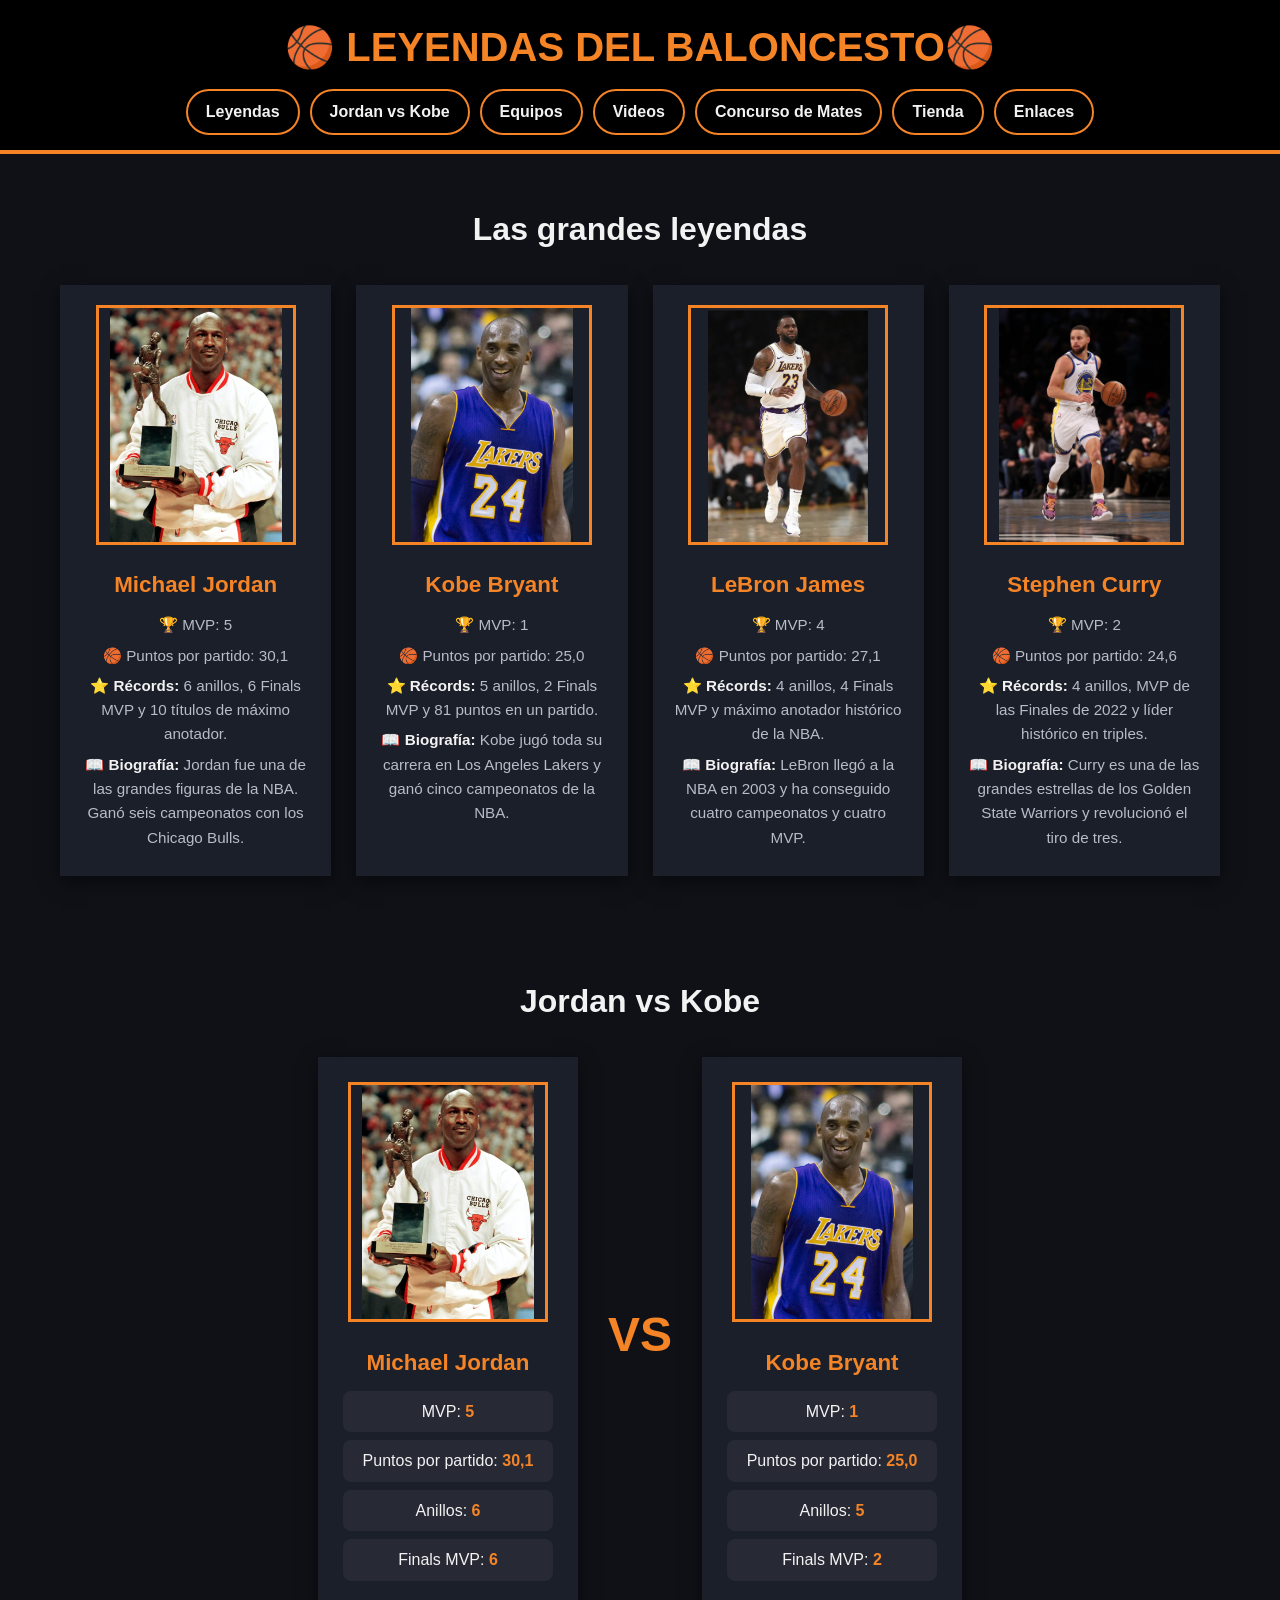
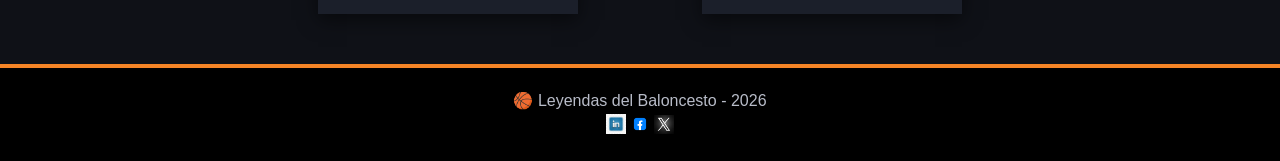
<file: index.html>
<!DOCTYPE html>
<html lang="es">
<head>
    <meta charset="UTF-8">
    <meta name="viewport" content="width=device-width, initial-scale=1.0">
    <title>👑Court Legends🏀</title>
    <meta name="description" content="La mejor descripcion de las leyendas del baloncesto">
    <!--Favicon package generated by Favicon.im Generator-->
    <link rel="icon" type="image/x-icon" href="favicon.ico">
    <link rel="icon" type="image/png" sizes="16x16" href="favicon-16x16.png">
    <link rel="icon" type="image/png" sizes="32x32" href="favicon-32x32.png">
    <link rel="apple-touch-icon"  sizes="180x180" href="apple-touch-icon.png">
    <link rel="icon" type="image/png" sizes="192x192" href="android-chrome-192x192.png">
    <link rel="icon" type="image/png" sizes="512x512" href="android-chrome-512x512.png">
    <link rel="stylesheet" href="estilos.css">
    <meta name="theme-color" content="#ffffff">
    <meta name="subjet" content="jugadores">
    <meta name="author" content="javier Gordillo">
    <meta name="keywords" content="Leyendas del baloncesto">
    <meta name="robots" content="index,follow">
    <link rel="canonical" href="https://javiergordilloo.github.io/">

</head>
<body>
    
<header>
    <h1>🏀 Leyendas del Baloncesto🏀</h1>
    <nav>
        <a href="#leyendas">Leyendas</a>
        <a href="#comparacion">Jordan vs Kobe</a>
        <a href="Equipos.html">Equipos</a>
        <a href="Videos.html">Videos</a>
        <a href="Mejores Mates.html">Concurso de Mates</a>
        <a href="tienda.html">Tienda</a>
        <a href="Enlaces.html">Enlaces</a>
    </nav>
</header>

<section id="leyendas">
    <h2>Las grandes leyendas</h2>

    <div class="jugadores">

        <article>
            <img src="Imagenes/Jordan.jpg" alt="Michael Jordan" width="200">
            <h3>Michael Jordan</h3>
            <p>🏆 MVP: 5</p>
            <p>🏀 Puntos por partido: 30,1</p>
            <p><b>⭐ Récords:</b> 6 anillos, 6 Finals MVP y 10 títulos de máximo anotador.</p>
            <p><b>📖 Biografía:</b> Jordan fue una de las grandes figuras de la NBA. Ganó seis campeonatos con los Chicago Bulls.</p>
        </article>

        <article>
            <img src="Imagenes/Kobe_Bryant_2015.jpg" alt="Kobe Bryant" width="200">
            <h3>Kobe Bryant</h3>
            <p>🏆 MVP: 1</p>
            <p>🏀 Puntos por partido: 25,0</p>
            <p><b>⭐ Récords:</b> 5 anillos, 2 Finals MVP y 81 puntos en un partido.</p>
            <p><b>📖 Biografía:</b> Kobe jugó toda su carrera en Los Angeles Lakers y ganó cinco campeonatos de la NBA.</p>
        </article>

        <article>
            <img src="Imagenes/Lebron James.jpg" alt="LeBron James" width="200">
            <h3>LeBron James</h3>
            <p>🏆 MVP: 4</p>
            <p>🏀 Puntos por partido: 27,1</p>
            <p><b>⭐ Récords:</b> 4 anillos, 4 Finals MVP y máximo anotador histórico de la NBA.</p>
            <p><b>📖 Biografía:</b> LeBron llegó a la NBA en 2003 y ha conseguido cuatro campeonatos y cuatro MVP.</p>
        </article>

        <article>
            <img src="Imagenes/Curry_s_bio_997380.jpg" alt="Stephen Curry" width="200">
            <h3>Stephen Curry</h3>
            <p>🏆 MVP: 2</p>
            <p>🏀 Puntos por partido: 24,6</p>
            <p><b>⭐ Récords:</b> 4 anillos, MVP de las Finales de 2022 y líder histórico en triples.</p>
            <p><b>📖 Biografía:</b> Curry es una de las grandes estrellas de los Golden State Warriors y revolucionó el tiro de tres.</p>
        </article>

    </div>
</section>

<section id="comparacion">
    <h2>Jordan vs Kobe</h2>

    <div class="comparacion">

        <div>
            <img src="Imagenes/Jordan.jpg" alt="Jordan" width="200">
            <h3>Michael Jordan</h3>
            <p>MVP: <b>5</b></p>
            <p>Puntos por partido: <b>30,1</b></p>
            <p>Anillos: <b>6</b></p>
            <p>Finals MVP: <b>6</b></p>
        </div>

        <h2>VS</h2>

        <div>
            <img src="Imagenes/Kobe_Bryant_2015.jpg" alt="Kobe" width="200">
            <h3>Kobe Bryant</h3>
            <p>MVP: <b>1</b></p>
            <p>Puntos por partido: <b>25,0</b></p>
            <p>Anillos: <b>5</b></p>
            <p>Finals MVP: <b>2</b></p>
        </div>

    </div>
</section>
<footer>
    <p>🏀 Leyendas del Baloncesto - 2026</p>
     <a href="https://www.linkedin.com/sharing/share-offsite/?url=https://javiergordilloo.github.io"><img src="Imagenes/linkeding logo.webp" width="20"></a>
     <a href="https://www.facebook.com/dialog/share?display=popup&app_id=94039431626&href=https://javiergordilloo.github.io"><img src="Imagenes/Logo Facebook.png" alt="Comparte en facebook" title="Comparte este contenido en Facebok" width="20"></a> 
     <a href="https://x.com/intent/post?url=https://javiergordilloo.github.io"><img src="Imagenes/Logo X.jpg" alt="Comparte en X" title="Comparte este contenido en X" width="20"> </a>
</footer>
</body>
</html>
</file>
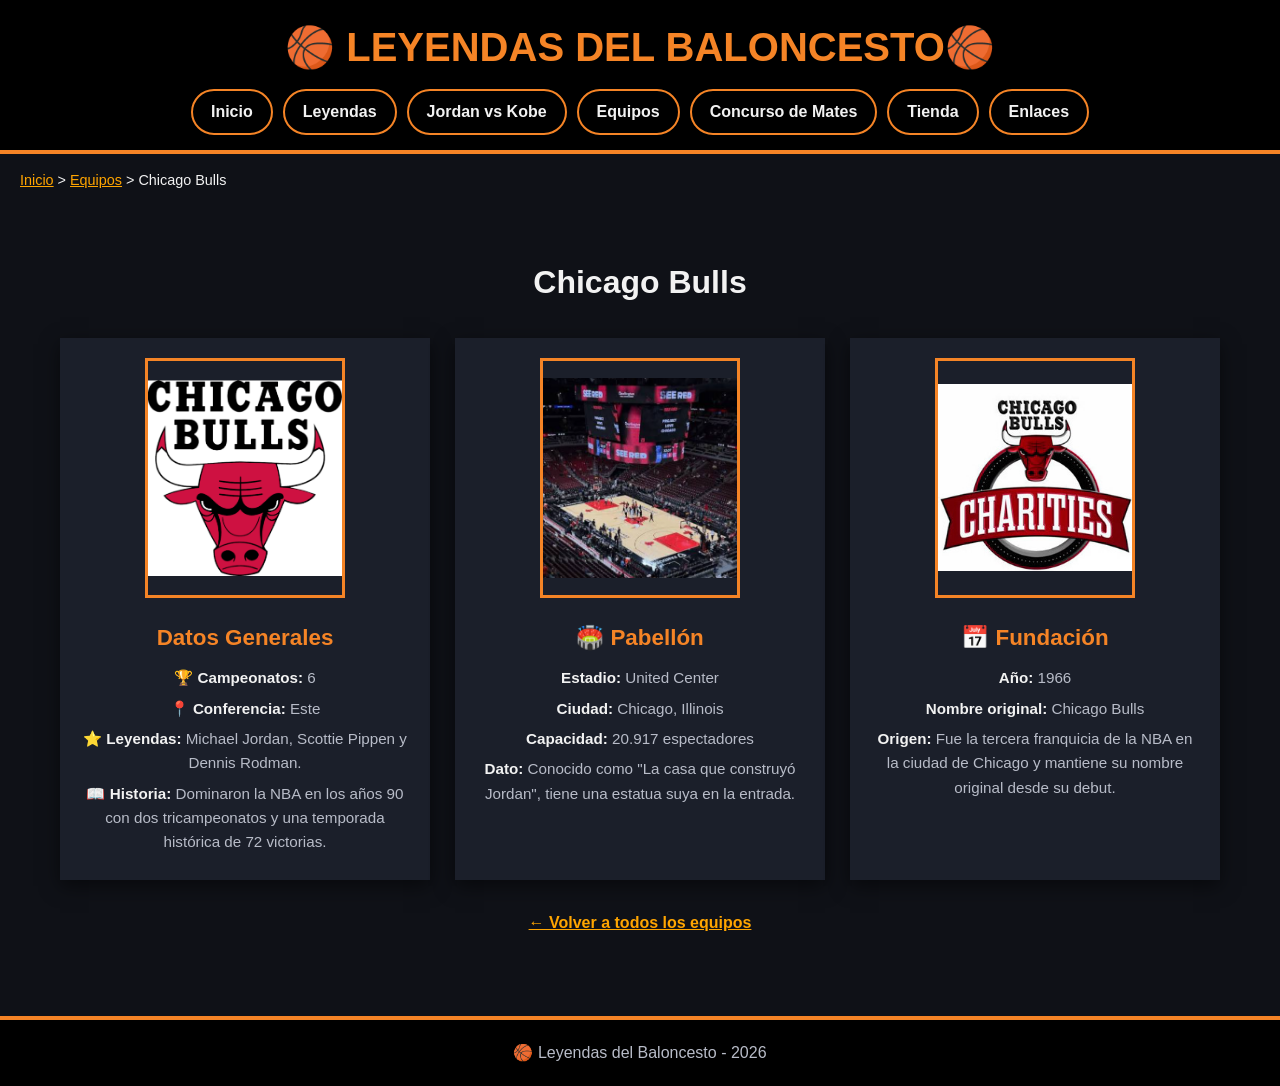
<file: bulls.html>
<!DOCTYPE html>
<html lang="es">
<head>
    <meta charset="UTF-8">
    <meta name="viewport" content="width=device-width, initial-scale=1.0">
    <title>Chicago Bulls - 👑Court Legends🏀</title>
    <link rel="icon" type="image/x-icon" href="favicon.ico">
    <link rel="stylesheet" href="estilos.css">
</head>
<body>

<header>
    <h1>🏀 Leyendas del Baloncesto🏀</h1>
    <nav>
        <a href="index.html">Inicio</a>
        <a href="index.html#leyendas">Leyendas</a>
        <a href="index.html#comparacion">Jordan vs Kobe</a>
        <a href="Equipos.html">Equipos</a>
        <a href="Mejores Mates.html">Concurso de Mates</a>
        <a href="tienda.html">Tienda</a>
        <a href="Enlaces.html">Enlaces</a>
    </nav>
</header>

<div aria-label="Breadcrumb" style="padding: 15px 20px; font-size: 0.9rem;">
    <a href="index.html" style="color: orange;">Inicio</a> &gt; 
    <a href="Equipos.html" style="color: orange;">Equipos</a> &gt; 
    <span>Chicago Bulls</span>
</div>

<section id="detalle-equipo">
    <h2>Chicago Bulls</h2>

    <div class="jugadores">
        
        <article>
            <img src="Chicago Bulls.png" alt="Chicago Bulls" width="150">
            <h3>Datos Generales</h3>
            <p>🏆 <b>Campeonatos:</b> 6</p>
            <p>📍 <b>Conferencia:</b> Este</p>
            <p>⭐ <b>Leyendas:</b> Michael Jordan, Scottie Pippen y Dennis Rodman.</p>
            <p>📖 <b>Historia:</b> Dominaron la NBA en los años 90 con dos tricampeonatos y una temporada histórica de 72 victorias.</p>
        </article>

        
        <article>
            <img src="Pabellón Bulls.png" alt="United Center" width="200">
            <h3>🏟️ Pabellón</h3>
            <p><b>Estadio:</b> United Center</p>
            <p><b>Ciudad:</b> Chicago, Illinois</p>
            <p><b>Capacidad:</b> 20.917 espectadores</p>
            <p><b>Dato:</b> Conocido como "La casa que construyó Jordan", tiene una estatua suya en la entrada.</p>
        </article>

        
        <article>
            <img src="Logo fundacion bulls.png" alt="Chicago Bulls 1966" width="150">
            <h3>📅 Fundación</h3>
            <p><b>Año:</b> 1966</p>
            <p><b>Nombre original:</b> Chicago Bulls</p>
            <p><b>Origen:</b> Fue la tercera franquicia de la NBA en la ciudad de Chicago y mantiene su nombre original desde su debut.</p>
        </article>
    </div>

    <div style="text-align: center; margin: 30px 0;">
        <a href="Equipos.html" style="color: orange; font-weight: bold;">← Volver a todos los equipos</a>
    </div>
</section>

<footer>
    <p>🏀 Leyendas del Baloncesto - 2026</p>
</footer>

</body>
</html>
</file>
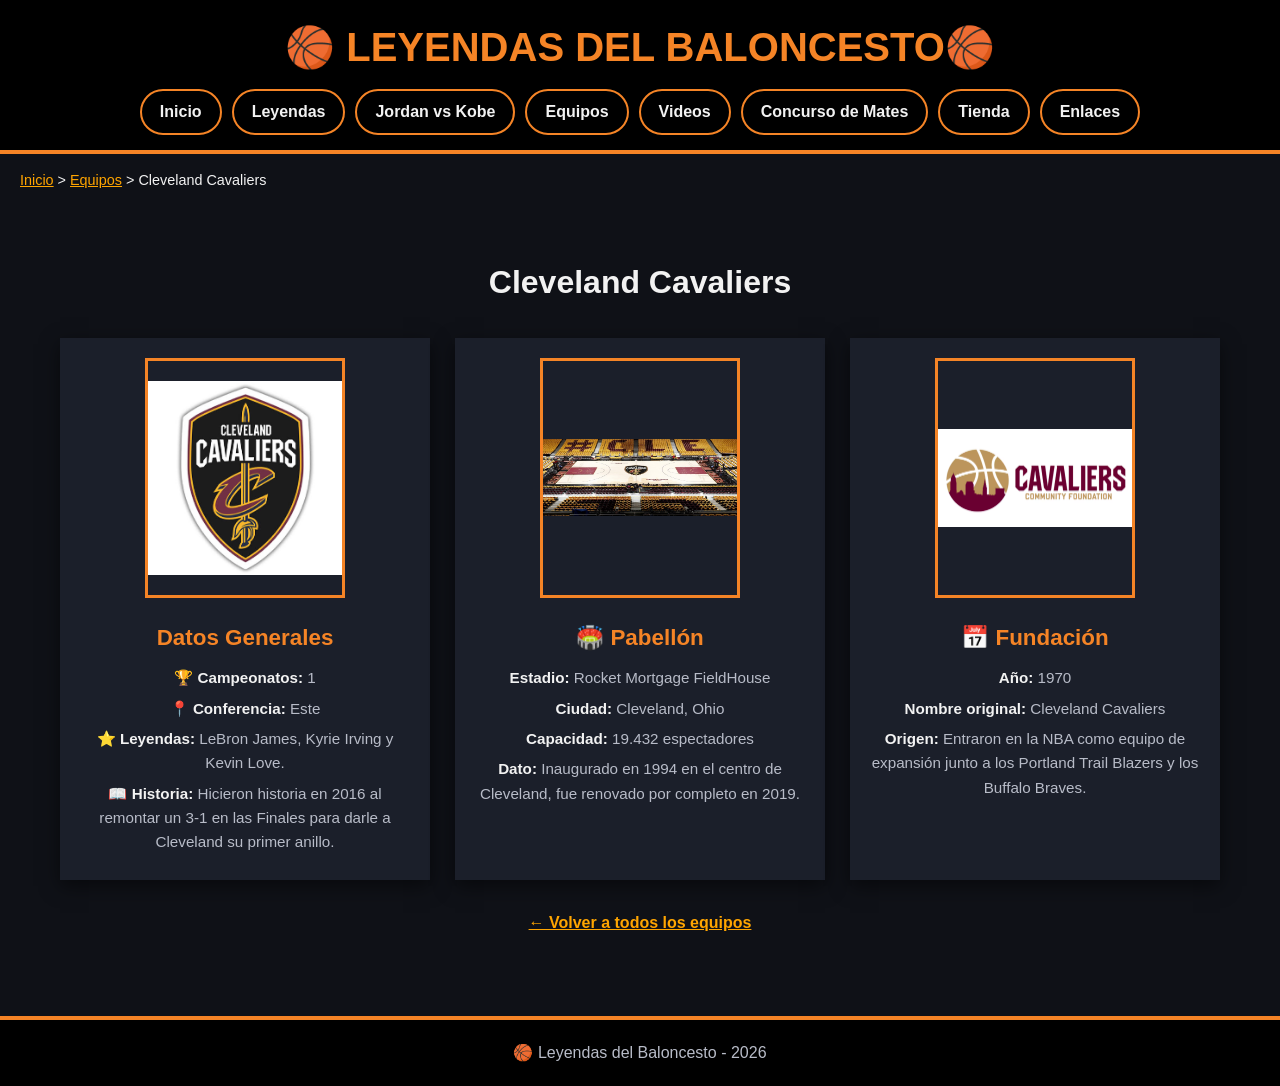
<file: cavaliers.html>
<!DOCTYPE html>
<html lang="es">
<head>
    <meta charset="UTF-8">
    <meta name="viewport" content="width=device-width, initial-scale=1.0">
    <title>Cleveland Cavaliers - 👑Court Legends🏀</title>
    <link rel="icon" type="image/x-icon" href="favicon.ico">
    <link rel="stylesheet" href="estilos.css">
</head>
<body>

<header>
    <h1>🏀 Leyendas del Baloncesto🏀</h1>
    <nav>
        <a href="index.html">Inicio</a>
        <a href="index.html#leyendas">Leyendas</a>
        <a href="index.html#comparacion">Jordan vs Kobe</a>
        <a href="Equipos.html">Equipos</a>
        <a href="Videos.html">Videos</a>
        <a href="Mejores Mates.html">Concurso de Mates</a>
        <a href="tienda.html">Tienda</a>
        <a href="Enlaces.html">Enlaces</a>
    </nav>
</header>

<div aria-label="Breadcrumb" style="padding: 15px 20px; font-size: 0.9rem;">
    <a href="index.html" style="color: orange;">Inicio</a> &gt; 
    <a href="Equipos.html" style="color: orange;">Equipos</a> &gt; 
    <span>Cleveland Cavaliers</span>
</div>

<section id="detalle-equipo">
    <h2>Cleveland Cavaliers</h2>

    <div class="jugadores">
        
        <article>
            <img src="Cavaliers.png" alt="Cleveland Cavaliers" width="150">
            <h3>Datos Generales</h3>
            <p>🏆 <b>Campeonatos:</b> 1</p>
            <p>📍 <b>Conferencia:</b> Este</p>
            <p>⭐ <b>Leyendas:</b> LeBron James, Kyrie Irving y Kevin Love.</p>
            <p>📖 <b>Historia:</b> Hicieron historia en 2016 al remontar un 3-1 en las Finales para darle a Cleveland su primer anillo.</p>
        </article>

       
        <article>
            <img src="Pabellón Cavaliers.png" alt="Rocket Mortgage FieldHouse" width="200">
            <h3>🏟️ Pabellón</h3>
            <p><b>Estadio:</b> Rocket Mortgage FieldHouse</p>
            <p><b>Ciudad:</b> Cleveland, Ohio</p>
            <p><b>Capacidad:</b> 19.432 espectadores</p>
            <p><b>Dato:</b> Inaugurado en 1994 en el centro de Cleveland, fue renovado por completo en 2019.</p>
        </article>

       
        <article>
            <img src="Fundacion Cavaliers.png" alt="Cleveland Cavaliers 1970" width="150">
            <h3>📅 Fundación</h3>
            <p><b>Año:</b> 1970</p>
            <p><b>Nombre original:</b> Cleveland Cavaliers</p>
            <p><b>Origen:</b> Entraron en la NBA como equipo de expansión junto a los Portland Trail Blazers y los Buffalo Braves.</p>
        </article>
    </div>

    <div style="text-align: center; margin: 30px 0;">
        <a href="Equipos.html" style="color: orange; font-weight: bold;">← Volver a todos los equipos</a>
    </div>
</section>

<footer>
    <p>🏀 Leyendas del Baloncesto - 2026</p>
</footer>

</body>
</html>
</file>
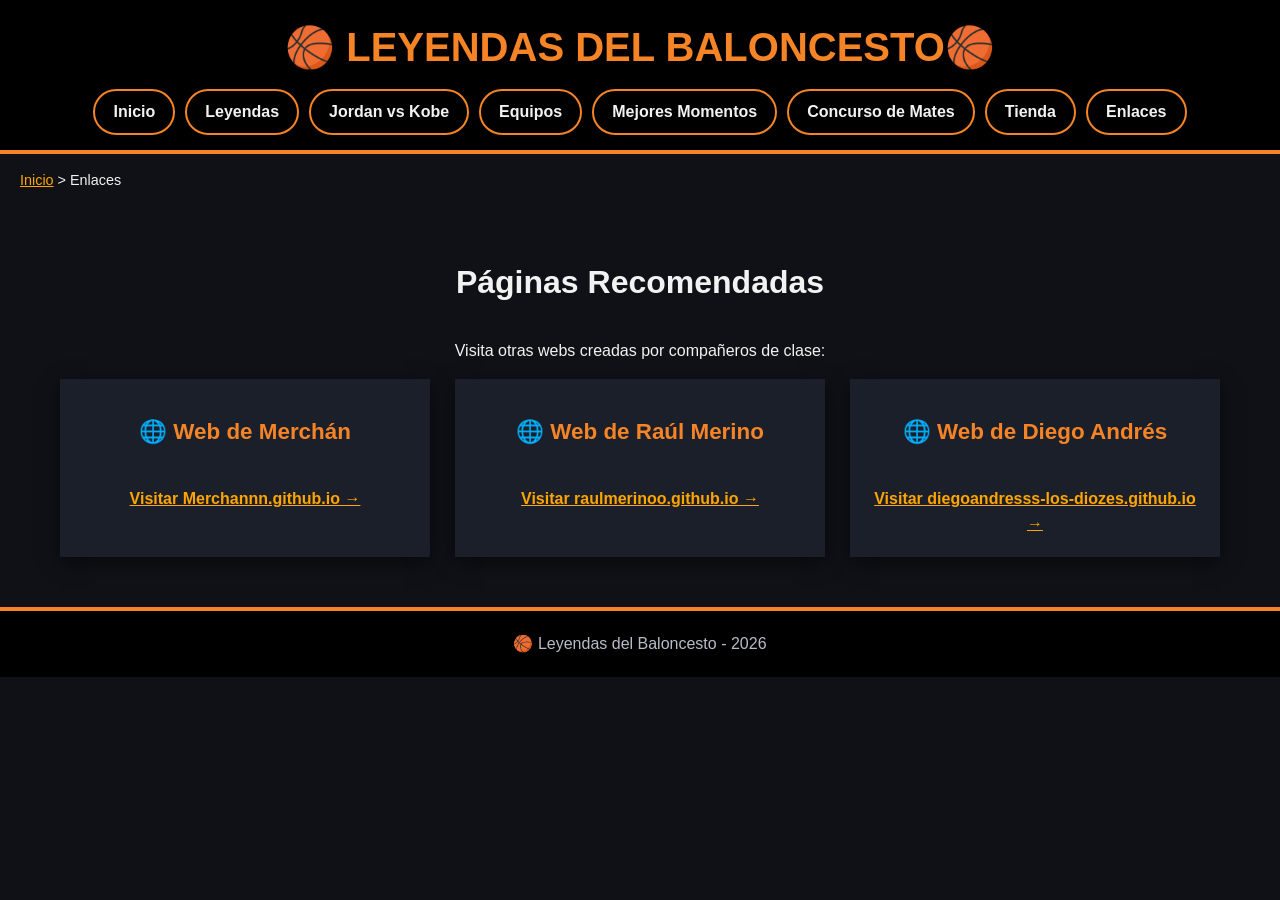
<file: Enlaces.html>
<!DOCTYPE html>
<html lang="es">
<head>
    <meta charset="UTF-8">
    <meta name="viewport" content="width=device-width, initial-scale=1.0">
    <title>Enlaces - 👑Court Legends🏀</title>
    <link rel="icon" type="image/x-icon" href="favicon.ico">
    <link rel="stylesheet" href="estilos.css">
</head>
<body>

<header>
    <h1>🏀 Leyendas del Baloncesto🏀</h1>
    <nav>
        <a href="index.html">Inicio</a>
        <a href="index.html#leyendas">Leyendas</a>
        <a href="index.html#comparacion">Jordan vs Kobe</a>
        <a href="Equipos.html">Equipos</a>
        <a href="Videos.html">Mejores Momentos</a>
        <a href="Mejores Mates.html">Concurso de Mates</a>
        <a href="tienda.html">Tienda</a>
        <a href="Enlaces.html">Enlaces</a>
    </nav>
</header>


<div aria-label="Breadcrumb" style="padding: 15px 20px; font-size: 0.9rem;">
    <a href="index.html" style="color: orange;">Inicio</a> &gt; <span>Enlaces</span>
</div>

<section id="enlaces-web">
    <h2>Páginas Recomendadas</h2>
    <p style="text-align: center;">Visita otras webs creadas por compañeros de clase:</p>

    <div class="jugadores">

      
        <article>
            <h3>🌐 Web de Merchán</h3>
            <br>
            <a href="https://github.io" target="_blank" style="color: orange; font-weight: bold;">Visitar Merchannn.github.io →</a>
        </article>

        
        <article>
            <h3>🌐 Web de Raúl Merino</h3>
            <br>
            <a href="https://github.io" target="_blank" style="color: orange; font-weight: bold;">Visitar raulmerinoo.github.io →</a>
        </article>

        
        <article>
            <h3>🌐 Web de Diego Andrés</h3>
            <br>
            <a href="https://github.io" target="_blank" style="color: orange; font-weight: bold;">Visitar diegoandresss-los-diozes.github.io →</a>
        </article>

    </div>
</section>

<footer>
    <p>🏀 Leyendas del Baloncesto - 2026</p>
</footer>

</body>
</html>
</file>
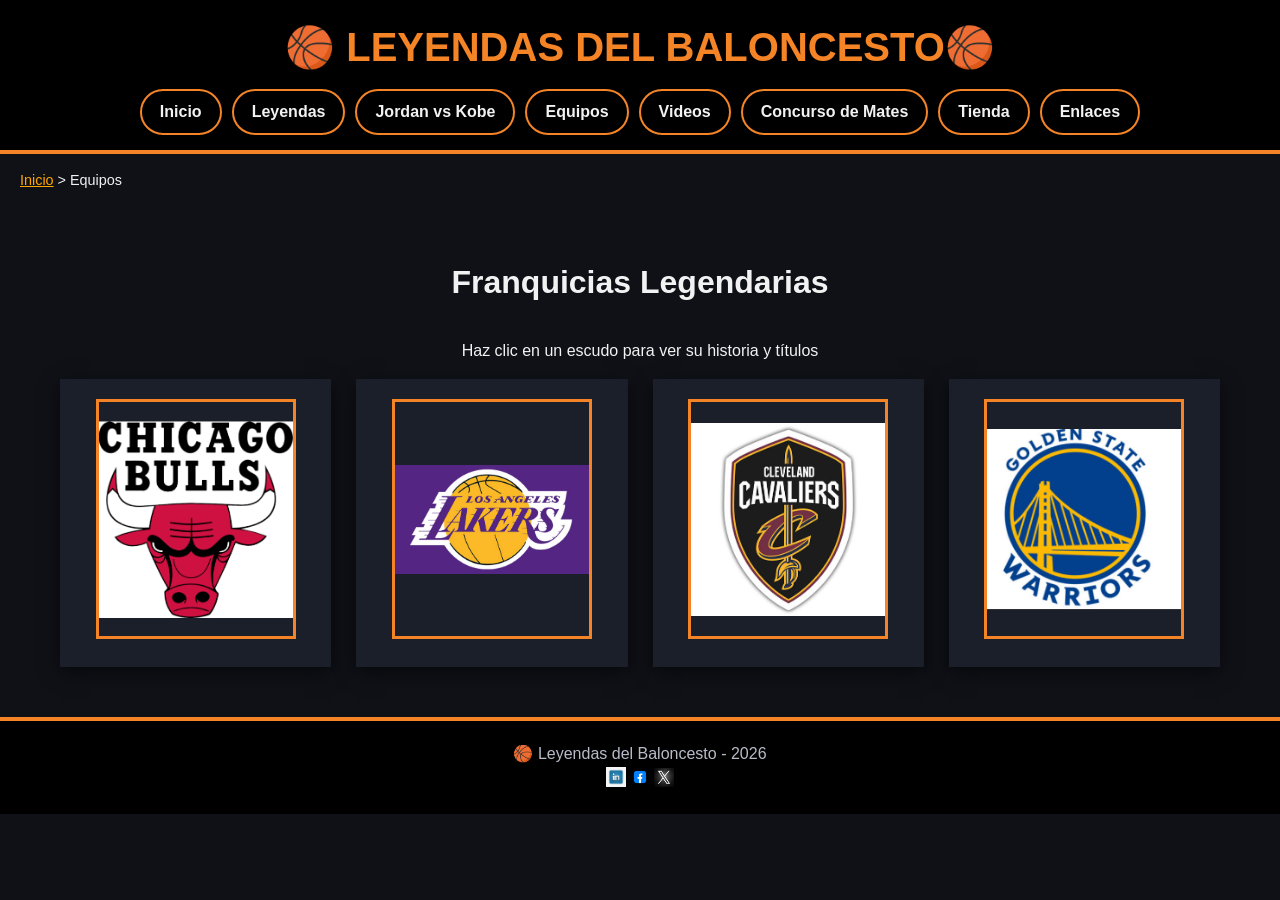
<file: Equipos.html>
<!DOCTYPE html>
<html lang="es">
<head>
    <meta charset="UTF-8">
    <meta name="viewport" content="width=device-width, initial-scale=1.0">
    <title>Equipos - 👑Court Legends🏀</title>
    <link rel="icon" type="image/x-icon" href="favicon.ico">
    <link rel="stylesheet" href="estilos.css">
</head>
<body>

<header>
    <h1>🏀 Leyendas del Baloncesto🏀</h1>
    <nav>
        <a href="index.html">Inicio</a>
        <a href="index.html#leyendas">Leyendas</a>
        <a href="index.html#comparacion">Jordan vs Kobe</a>
        <a href="Equipos.html">Equipos</a>
        <a href="Videos.html">Videos</a>
        <a href="Mejores Mates.html">Concurso de Mates</a>
        <a href="tienda.html">Tienda</a>
        <a href="Enlaces.html">Enlaces</a>
    </nav>
</header>

<div aria-label="Breadcrumb" style="padding: 15px 20px; font-size: 0.9rem;">
    <a href="index.html" style="color: orange;">Inicio</a> &gt; <span>Equipos</span>
</div>

<section id="equipos">
    <h2>Franquicias Legendarias</h2>
    <p style="text-align: center;">Haz clic en un escudo para ver su historia y títulos</p>

    <div class="jugadores">

        <article>
            <a href="bulls.html">
                <img src="Chicago Bulls.png" alt="Chicago Bulls" width="200">
            </a>
        </article>

        <article>
            <a href="lakers.html">
                <img src="Lakers.png" alt="Los Angeles Lakers" width="200">
            </a>
        </article>

        <article>
            <a href="cavaliers.html">
                <img src="Cavaliers.png" alt="Cleveland Cavaliers" width="200">
            </a>
        </article>

        <article>
            <a href="warriors.html">
                <img src="Warriors.png" alt="Golden State Warriors" width="200">
            </a>
        </article>

    </div>
</section>

<footer>
    <p>🏀 Leyendas del Baloncesto - 2026</p>
    <a href="https://linkedin.com"><img src="Imagenes/linkeding logo.webp" width="20"></a>
    <a href="https://facebook.com"><img src="Imagenes/Logo Facebook.png" alt="Comparte en facebook" width="20"></a> 
    <a href="https://x.com"><img src="Imagenes/Logo X.jpg" alt="Comparte en X" width="20"></a>
</footer>

</body>
</html>
</file>
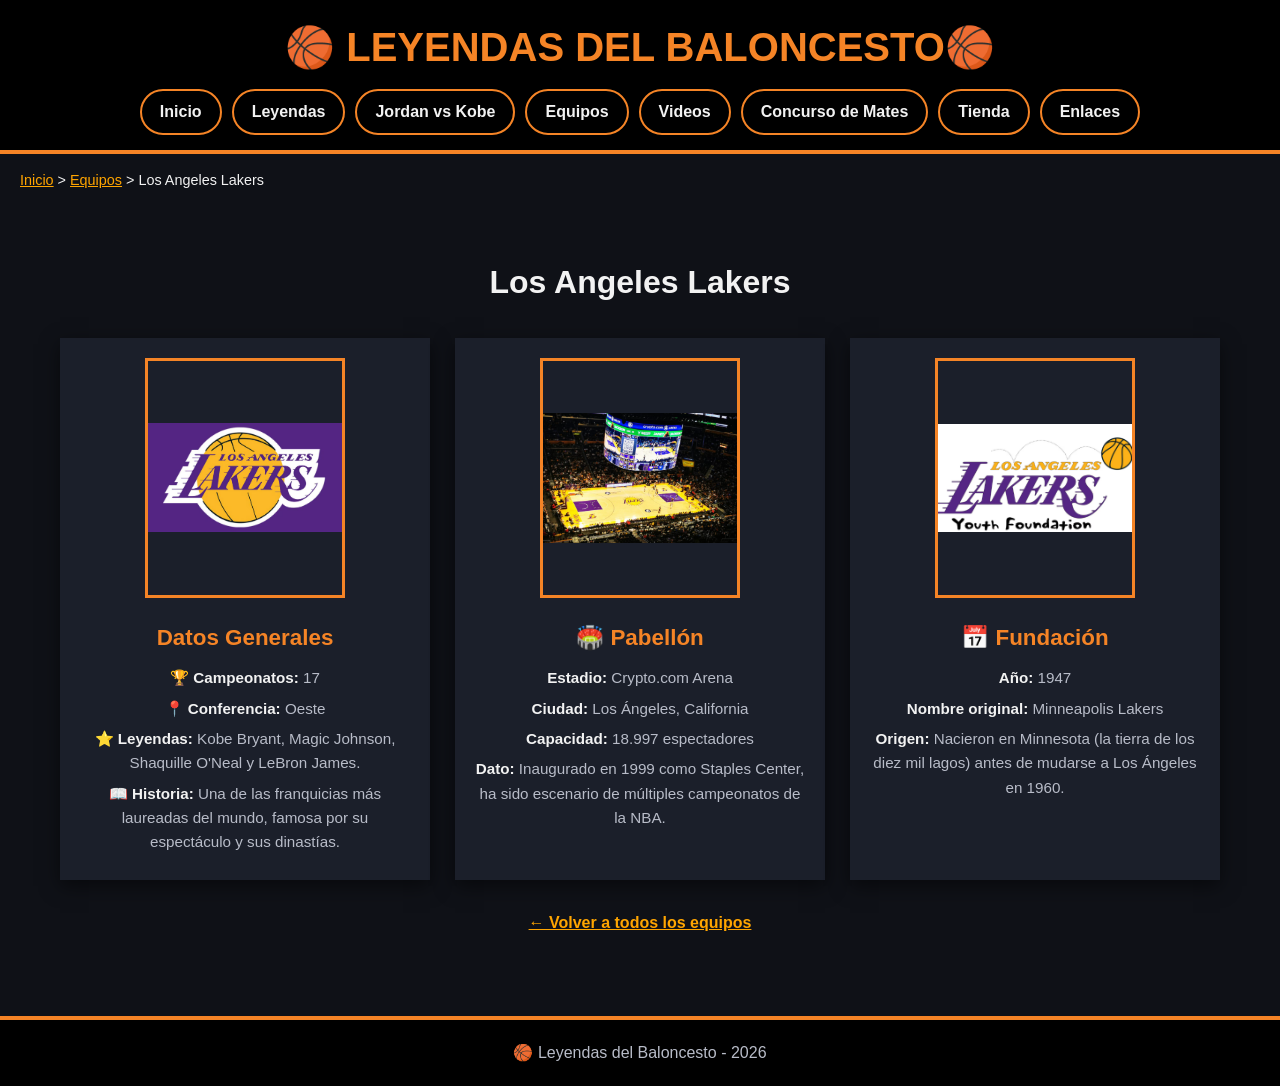
<file: lakers.html>
<!DOCTYPE html>
<html lang="es">
<head>
    <meta charset="UTF-8">
    <meta name="viewport" content="width=device-width, initial-scale=1.0">
    <title>Los Angeles Lakers - 👑Court Legends🏀</title>
    <link rel="icon" type="image/x-icon" href="favicon.ico">
    <link rel="stylesheet" href="estilos.css">
</head>
<body>

<header>
    <h1>🏀 Leyendas del Baloncesto🏀</h1>
    <nav>
        <a href="index.html">Inicio</a>
        <a href="index.html#leyendas">Leyendas</a>
        <a href="index.html#comparacion">Jordan vs Kobe</a>
        <a href="Equipos.html">Equipos</a>
        <a href="Videos.html">Videos</a>
        <a href="Mejores Mates.html">Concurso de Mates</a>
        <a href="tienda.html">Tienda</a>
        <a href="Enlaces.html">Enlaces</a>
    </nav>
</header>

<div aria-label="Breadcrumb" style="padding: 15px 20px; font-size: 0.9rem;">
    <a href="index.html" style="color: orange;">Inicio</a> &gt; 
    <a href="Equipos.html" style="color: orange;">Equipos</a> &gt; 
    <span>Los Angeles Lakers</span>
</div>

<section id="detalle-equipo">
    <h2>Los Angeles Lakers</h2>

    <div class="jugadores">
       
        <article>
            <img src="Lakers.png" alt="Los Angeles Lakers" width="150">
            <h3>Datos Generales</h3>
            <p>🏆 <b>Campeonatos:</b> 17</p>
            <p>📍 <b>Conferencia:</b> Oeste</p>
            <p>⭐ <b>Leyendas:</b> Kobe Bryant, Magic Johnson, Shaquille O'Neal y LeBron James.</p>
            <p>📖 <b>Historia:</b> Una de las franquicias más laureadas del mundo, famosa por su espectáculo y sus dinastías.</p>
        </article>

        
        <article>
            <img src="Pabellón Lakers.png" alt="Crypto.com Arena" width="200">
            <h3>🏟️ Pabellón</h3>
            <p><b>Estadio:</b> Crypto.com Arena</p>
            <p><b>Ciudad:</b> Los Ángeles, California</p>
            <p><b>Capacidad:</b> 18.997 espectadores</p>
            <p><b>Dato:</b> Inaugurado en 1999 como Staples Center, ha sido escenario de múltiples campeonatos de la NBA.</p>
        </article>

       
        <article>
            <img src="Fundacion Lakers.png" alt="Minneapolis Lakers 1947" width="150">
            <h3>📅 Fundación</h3>
            <p><b>Año:</b> 1947</p>
            <p><b>Nombre original:</b> Minneapolis Lakers</p>
            <p><b>Origen:</b> Nacieron en Minnesota (la tierra de los diez mil lagos) antes de mudarse a Los Ángeles en 1960.</p>
        </article>
    </div>

    <div style="text-align: center; margin: 30px 0;">
        <a href="Equipos.html" style="color: orange; font-weight: bold;">← Volver a todos los equipos</a>
    </div>
</section>

<footer>
    <p>🏀 Leyendas del Baloncesto - 2026</p>
</footer>

</body>
</html>
</file>
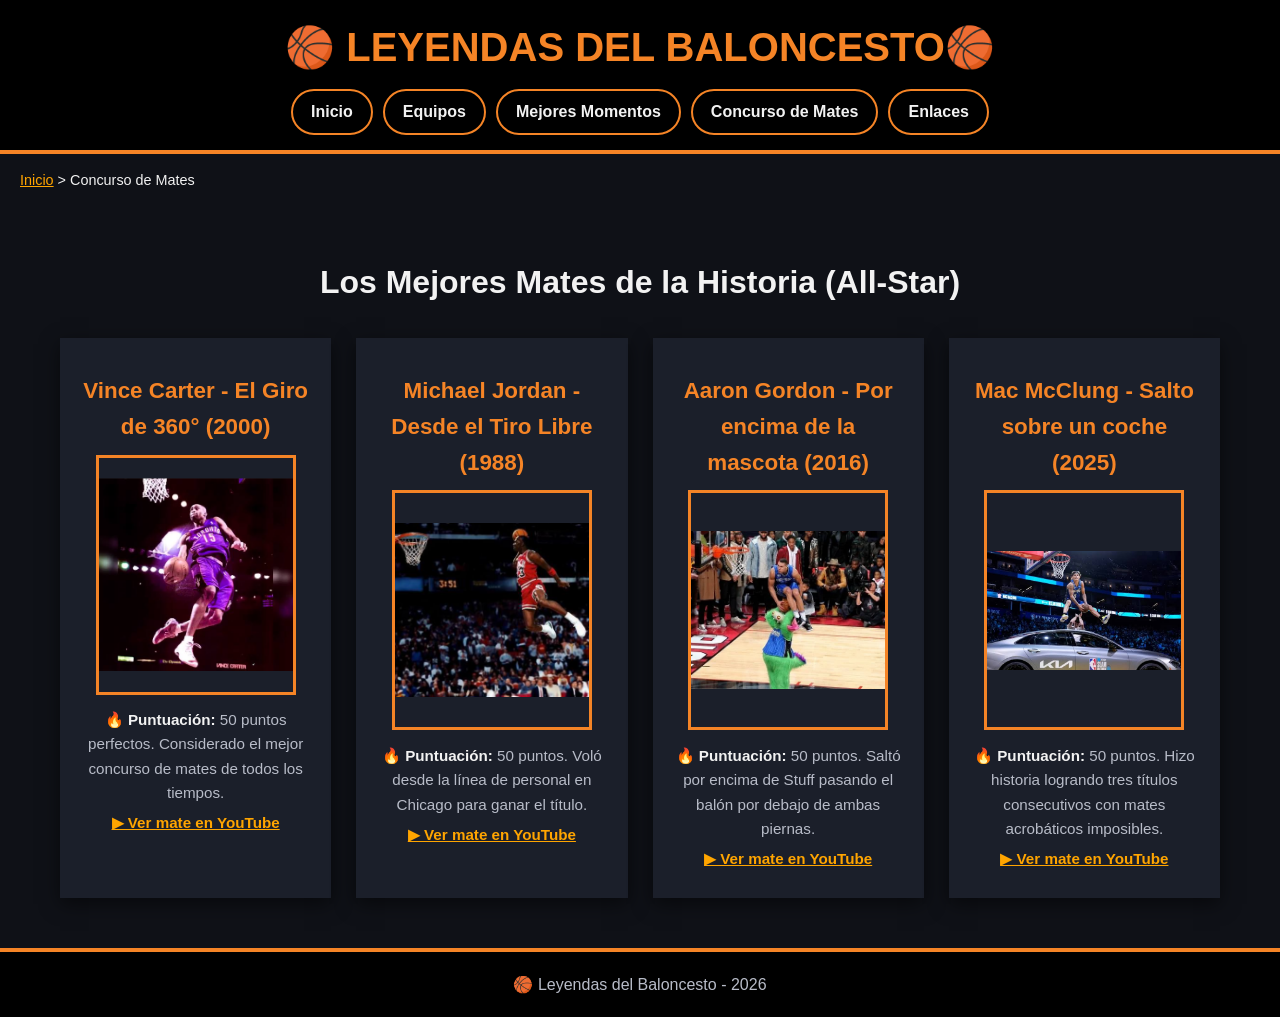
<file: Mejores Mates.html>
<!DOCTYPE html>
<html lang="es">
<head>
    <meta charset="UTF-8">
    <meta name="viewport" content="width=device-width, initial-scale=1.0">
    <title>Concurso de Mates - 👑Court Legends🏀</title>
    <link rel="icon" type="image/x-icon" href="favicon.ico">
    <link rel="stylesheet" href="estilos.css">
</head>
<body>

<header>
    <h1>🏀 Leyendas del Baloncesto🏀</h1>
    <nav>
        <a href="index.html">Inicio</a>
        <a href="Equipos.html">Equipos</a>
        <a href="Videos.html">Mejores Momentos</a>
        <a href="Mejores Mates.html">Concurso de Mates</a>
        <a href="Enlaces.html">Enlaces</a>
    </nav>
</header>

<div aria-label="Breadcrumb" style="padding: 15px 20px; font-size: 0.9rem;">
    <a href="index.html" style="color: orange;">Inicio</a> &gt; <span>Concurso de Mates</span>
</div>

<section id="mates">
    <h2>Los Mejores Mates de la Historia (All-Star)</h2>

    <div class="jugadores">

        <article>
            <h3>Vince Carter - El Giro de 360° (2000)</h3>
            <a href="https://youtube.com" target="_blank">
                <img src="Vince Carter.png" alt="Vince Carter Dunk Contest" width="100%">
            </a>
            <p><b>🔥 Puntuación:</b> 50 puntos perfectos. Considerado el mejor concurso de mates de todos los tiempos.</p>
            <p><a href="https://youtube.com" target="_blank" style="color: orange; font-weight: bold;">▶ Ver mate en YouTube</a></p>
        </article>

        <article>
            <h3>Michael Jordan - Desde el Tiro Libre (1988)</h3>
            <a href="https://youtube.com" target="_blank">
                <img src="Mate Jordan.png" alt="Michael Jordan Free Throw Dunk" width="100%">
            </a>
            <p><b>🔥 Puntuación:</b> 50 puntos. Voló desde la línea de personal en Chicago para ganar el título.</p>
            <p><a href="https://youtube.com" target="_blank" style="color: orange; font-weight: bold;">▶ Ver mate en YouTube</a></p>
        </article>

        <article>
            <h3>Aaron Gordon - Por encima de la mascota (2016)</h3>
            <a href="https://youtube.com" target="_blank">
                <img src="Aaron Gordon.png" alt="Aaron Gordon Mascot Dunk" width="100%">
            </a>
            <p><b>🔥 Puntuación:</b> 50 puntos. Saltó por encima de Stuff pasando el balón por debajo de ambas piernas.</p>
            <p><a href="https://youtube.com" target="_blank" style="color: orange; font-weight: bold;">▶ Ver mate en YouTube</a></p>
        </article>

        <article>
            <h3>Mac McClung - Salto sobre un coche (2025)</h3>
            <a href="https://youtube.com" target="_blank">
                <img src="Mac McClung.png" alt="Mac McClung Dunk Contest" width="100%">
            </a>
            <p><b>🔥 Puntuación:</b> 50 puntos. Hizo historia logrando tres títulos consecutivos con mates acrobáticos imposibles.</p>
            <p><a href="https://youtube.com" target="_blank" style="color: orange; font-weight: bold;">▶ Ver mate en YouTube</a></p>
        </article>

    </div>
</section>

<footer>
    <p>🏀 Leyendas del Baloncesto - 2026</p>
</footer>

</body>
</html>
</file>
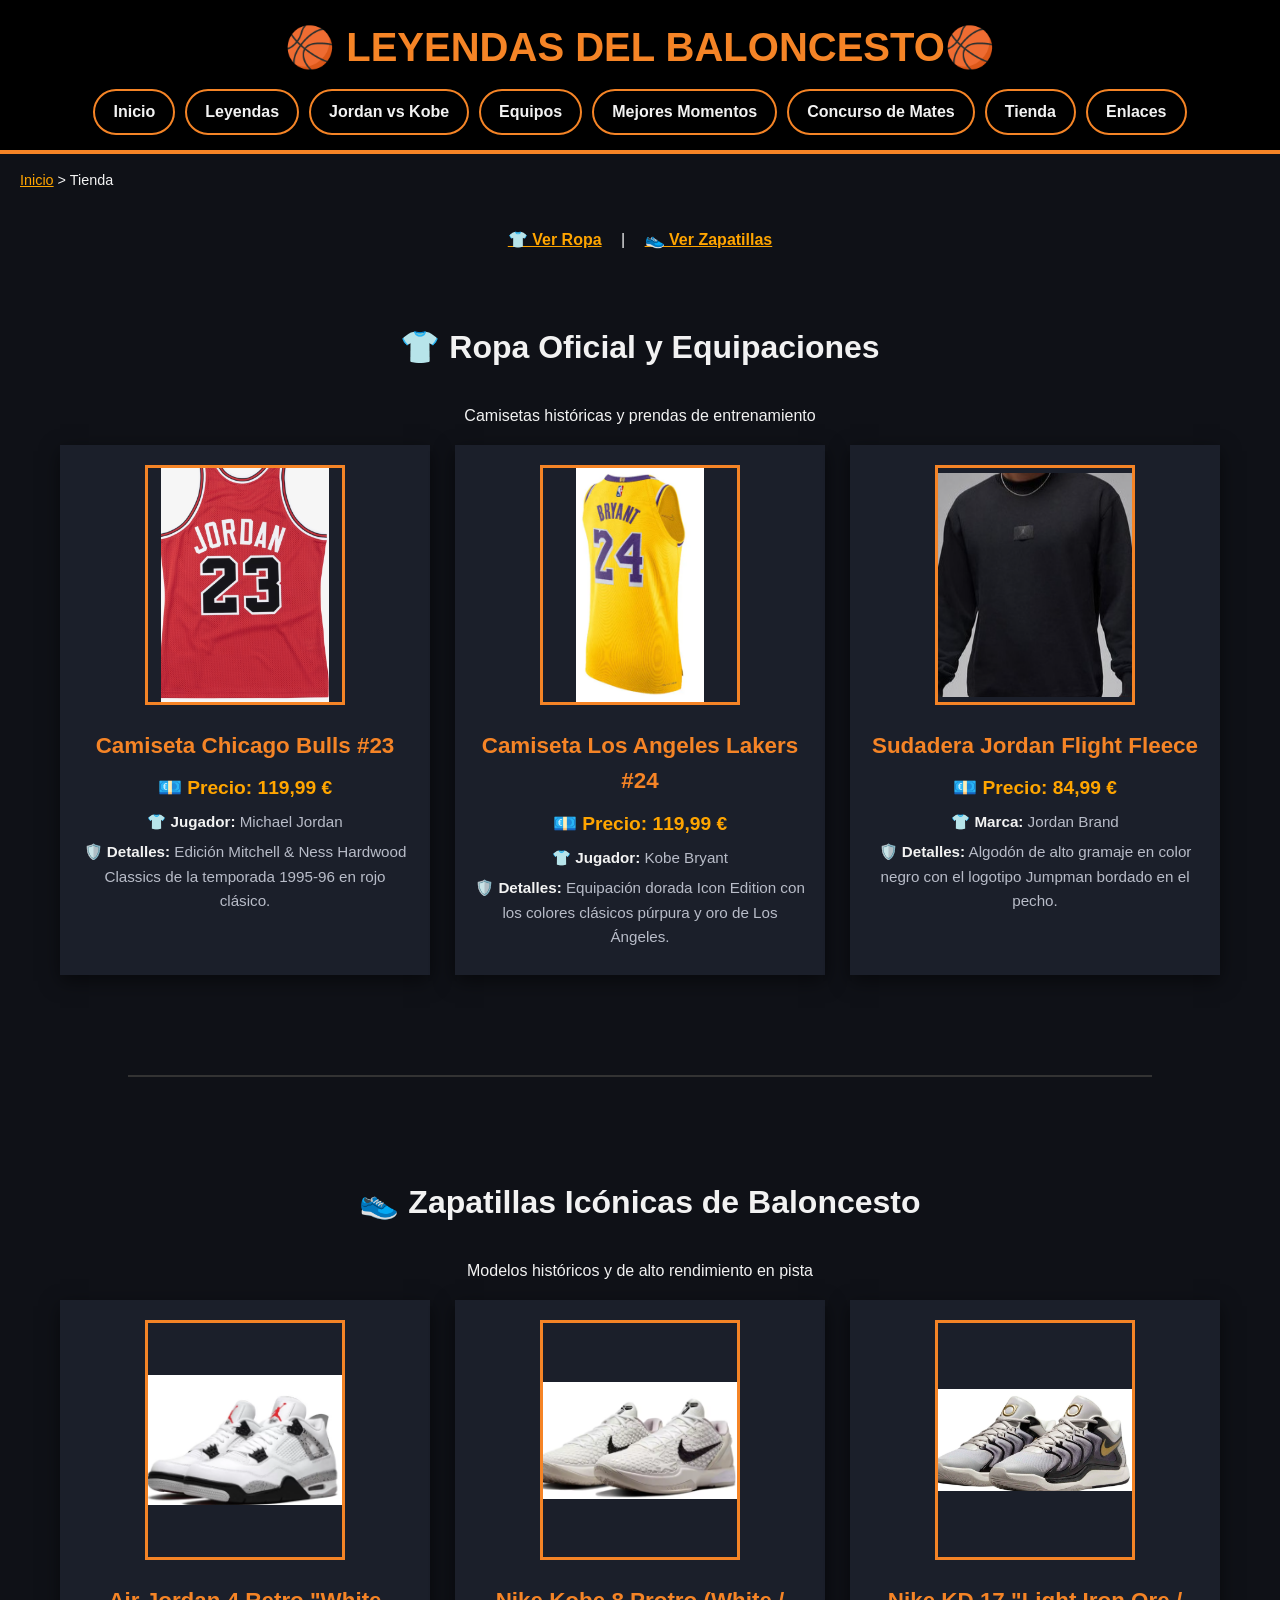
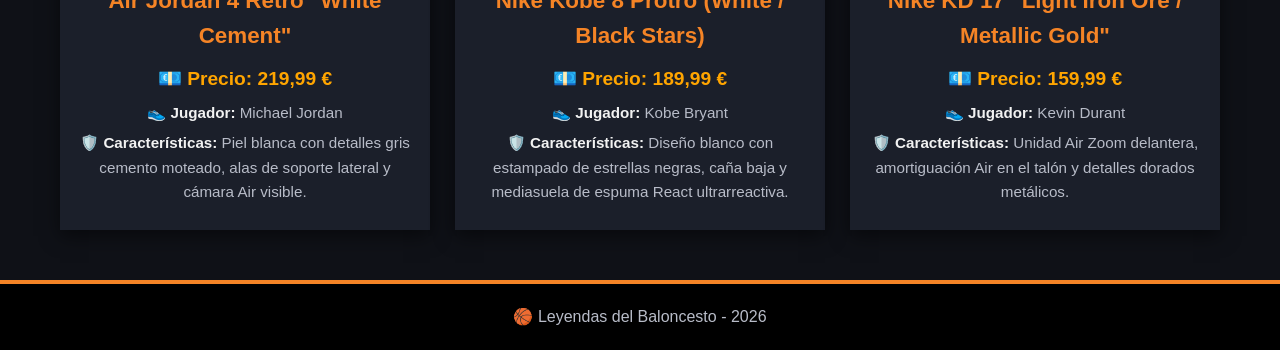
<file: tienda.html>
<!DOCTYPE html>
<html lang="es">
<head>
    <meta charset="UTF-8">
    <meta name="viewport" content="width=device-width, initial-scale=1.0">
    <title>Tienda - 👑Court Legends🏀</title>
    <link rel="icon" type="image/x-icon" href="favicon.ico">
    <link rel="stylesheet" href="estilos.css">
</head>
<body>

<header>
    <h1>🏀 Leyendas del Baloncesto🏀</h1>
    <nav>
        <a href="index.html">Inicio</a>
        <a href="index.html#leyendas">Leyendas</a>
        <a href="index.html#comparacion">Jordan vs Kobe</a>
        <a href="Equipos.html">Equipos</a>
        <a href="Videos.html">Mejores Momentos</a>
        <a href="Mejores Mates.html">Concurso de Mates</a>
        <a href="tienda.html">Tienda</a>
        <a href="Enlaces.html">Enlaces</a>
    </nav>
</header>


<div aria-label="Breadcrumb" style="padding: 15px 20px; font-size: 0.9rem;">
    <a href="index.html" style="color: orange;">Inicio</a> &gt; <span>Tienda</span>
</div>


<div style="text-align: center; margin: 20px 0;">
    <a href="#seccion-ropa" style="color: orange; font-weight: bold; margin: 0 15px;">👕 Ver Ropa</a> | 
    <a href="#seccion-zapatillas" style="color: orange; font-weight: bold; margin: 0 15px;">👟 Ver Zapatillas</a>
</div>


<section id="seccion-ropa">
    <h2>👕 Ropa Oficial y Equipaciones</h2>
    <p style="text-align: center;">Camisetas históricas y prendas de entrenamiento</p>

    <div class="jugadores">

        <article>
            <img src="Camista Jordan.png" alt="Camiseta Michael Jordan Bulls 23" width="200">
            <h3>Camiseta Chicago Bulls #23</h3>
            <p style="font-size: 1.2rem; color: orange; font-weight: bold;">💶 Precio: 119,99 €</p>
            <p>👕 <b>Jugador:</b> Michael Jordan</p>
            <p>🛡️ <b>Detalles:</b> Edición Mitchell & Ness Hardwood Classics de la temporada 1995-96 en rojo clásico.</p>
        </article>

        <article>
            <img src="Camista Kobe.png" alt="Camiseta Kobe Bryant Lakers 24" width="200">
            <h3>Camiseta Los Angeles Lakers #24</h3>
            <p style="font-size: 1.2rem; color: orange; font-weight: bold;">💶 Precio: 119,99 €</p>
            <p>👕 <b>Jugador:</b> Kobe Bryant</p>
            <p>🛡️ <b>Detalles:</b> Equipación dorada Icon Edition con los colores clásicos púrpura y oro de Los Ángeles.</p>
        </article>

        <article>
            <img src="Sudadera Jordan.png" alt="Sudadera Jordan Flight" width="200">
            <h3>Sudadera Jordan Flight Fleece</h3>
            <p style="font-size: 1.2rem; color: orange; font-weight: bold;">💶 Precio: 84,99 €</p>
            <p>👕 <b>Marca:</b> Jordan Brand</p>
            <p>🛡️ <b>Detalles:</b> Algodón de alto gramaje en color negro con el logotipo Jumpman bordado en el pecho.</p>
        </article>

    </div>
</section>

<hr style="border: 1px solid #333; margin: 50px auto; width: 80%;">


<section id="seccion-zapatillas">
    <h2>👟 Zapatillas Icónicas de Baloncesto</h2>
    <p style="text-align: center;">Modelos históricos y de alto rendimiento en pista</p>

    <div class="jugadores">

        
        <article>
            <img src="Jordan 4.png" alt="Air Jordan 4 Retro White Cement" width="200">
            <h3>Air Jordan 4 Retro "White Cement"</h3>
            <p style="font-size: 1.2rem; color: orange; font-weight: bold;">💶 Precio: 219,99 €</p>
            <p>👟 <b>Jugador:</b> Michael Jordan</p>
            <p>🛡️ <b>Características:</b> Piel blanca con detalles gris cemento moteado, alas de soporte lateral y cámara Air visible.</p>
        </article>

       
        <article>
            <img src="kobe 6.png" alt="Nike Kobe 6 Blancas Estrellas Negras" width="200">
            <h3>Nike Kobe 8 Protro (White / Black Stars)</h3>
            <p style="font-size: 1.2rem; color: orange; font-weight: bold;">💶 Precio: 189,99 €</p>
            <p>👟 <b>Jugador:</b> Kobe Bryant</p>
            <p>🛡️ <b>Características:</b> Diseño blanco con estampado de estrellas negras, caña baja y mediasuela de espuma React ultrarreactiva.</p>
        </article>

       
        <article>
            <img src="KD 17.png" alt="Nike KD 17 Light Iron Ore Metallic Gold" width="200">
            <h3>Nike KD 17 "Light Iron Ore / Metallic Gold"</h3>
            <p style="font-size: 1.2rem; color: orange; font-weight: bold;">💶 Precio: 159,99 €</p>
            <p>👟 <b>Jugador:</b> Kevin Durant</p>
            <p>🛡️ <b>Características:</b> Unidad Air Zoom delantera, amortiguación Air en el talón y detalles dorados metálicos.</p>
        </article>

    </div>
</section>

<footer>
    <p>🏀 Leyendas del Baloncesto - 2026</p>
</footer>

</body>
</html>
</file>
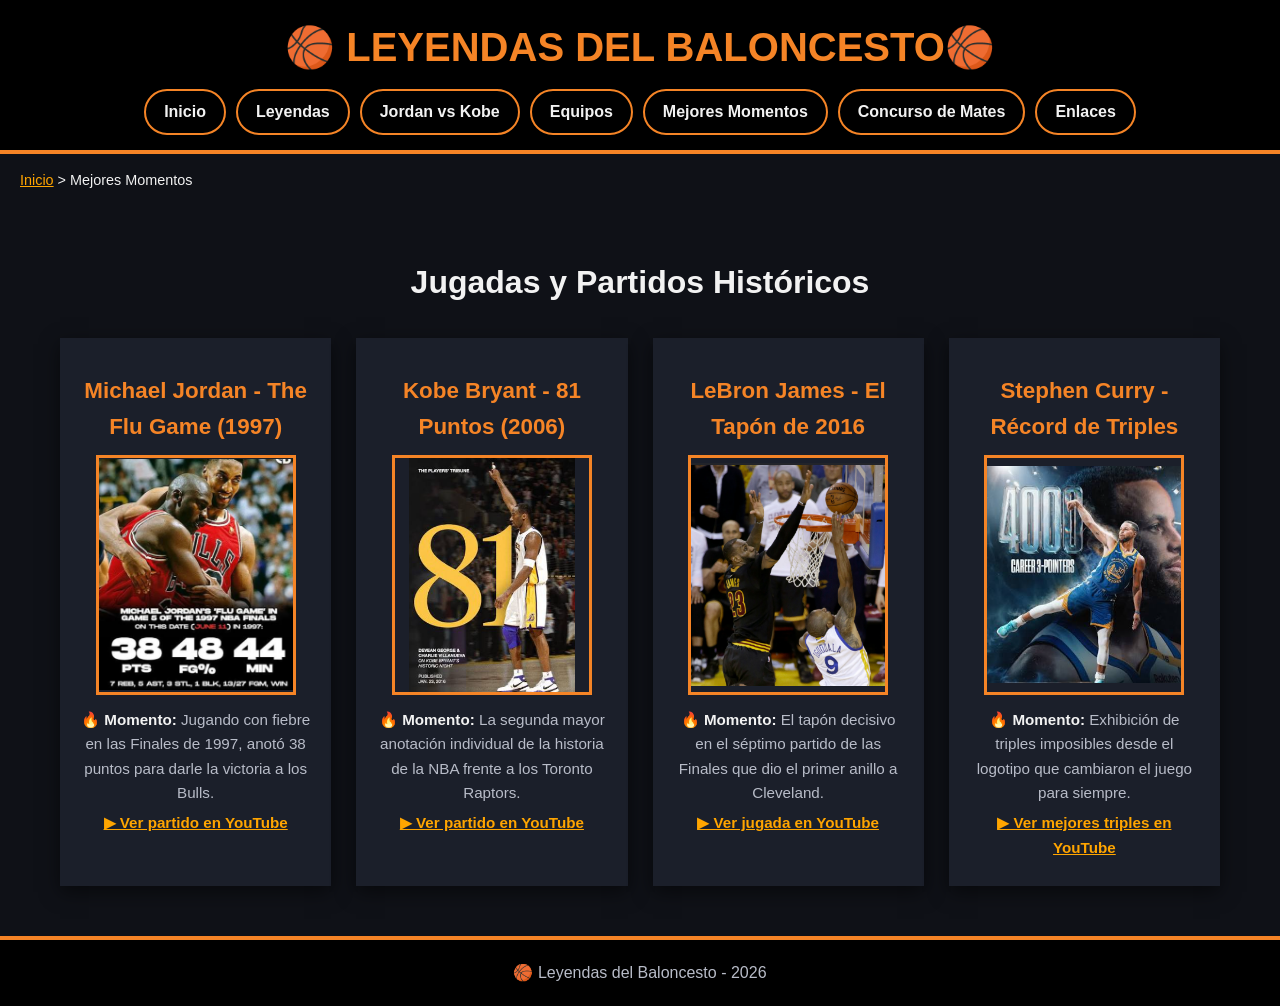
<file: Videos.html>
<!DOCTYPE html>
<html lang="es">
<head>
    <meta charset="UTF-8">
    <meta name="viewport" content="width=device-width, initial-scale=1.0">
    <title>Mejores Momentos - 👑Court Legends🏀</title>
    <link rel="icon" type="image/x-icon" href="favicon.ico">
    <link rel="stylesheet" href="estilos.css">
</head>
<body>

<header>
    <h1>🏀 Leyendas del Baloncesto🏀</h1>
    <nav>
        <a href="index.html">Inicio</a>
        <a href="index.html#leyendas">Leyendas</a>
        <a href="index.html#comparacion">Jordan vs Kobe</a>
        <a href="Equipos.html">Equipos</a>
        <a href="Videos.html">Mejores Momentos</a>
        <a href="Mejores Mates.html">Concurso de Mates</a>
        <a href="Enlaces.html">Enlaces</a>
    </nav>
</header>

<div aria-label="Breadcrumb" style="padding: 15px 20px; font-size: 0.9rem;">
    <a href="index.html" style="color: orange;">Inicio</a> &gt; <span>Mejores Momentos</span>
</div>

<section id="videos">
    <h2>Jugadas y Partidos Históricos</h2>

    <div class="jugadores">

        
        <article>
            <h3>Michael Jordan - The Flu Game (1997)</h3>
            <a href="https://youtube.com" target="_blank">
                <img src="Jordan miniatura.png" alt="Michael Jordan Flu Game" width="100%">
            </a>
            <p><b>🔥 Momento:</b> Jugando con fiebre en las Finales de 1997, anotó 38 puntos para darle la victoria a los Bulls.</p>
            <p><a href="https://youtube.com" target="_blank" style="color: orange; font-weight: bold;">▶ Ver partido en YouTube</a></p>
        </article>

       
        <article>
            <h3>Kobe Bryant - 81 Puntos (2006)</h3>
            <a href="https://youtube.com" target="_blank">
                <img src="kobe miniatura.png" alt="Kobe Bryant 81 Puntos" width="100%">
            </a>
            <p><b>🔥 Momento:</b> La segunda mayor anotación individual de la historia de la NBA frente a los Toronto Raptors.</p>
            <p><a href="https://youtube.com" target="_blank" style="color: orange; font-weight: bold;">▶ Ver partido en YouTube</a></p>
        </article>

        
        <article>
            <h3>LeBron James - El Tapón de 2016</h3>
            <a href="https://youtube.com" target="_blank">
                <img src="Lebron miniatura.png" alt="LeBron James El Tapón" width="100%">
            </a>
            <p><b>🔥 Momento:</b> El tapón decisivo en el séptimo partido de las Finales que dio el primer anillo a Cleveland.</p>
            <p><a href="https://youtube.com" target="_blank" style="color: orange; font-weight: bold;">▶ Ver jugada en YouTube</a></p>
        </article>

        
        <article>
            <h3>Stephen Curry - Récord de Triples</h3>
            <a href="https://youtube.com" target="_blank">
                <img src="Curry miniatura.png" alt="Stephen Curry Triples" width="100%">
            </a>
            <p><b>🔥 Momento:</b> Exhibición de triples imposibles desde el logotipo que cambiaron el juego para siempre.</p>
            <p><a href="https://youtube.com" target="_blank" style="color: orange; font-weight: bold;">▶ Ver mejores triples en YouTube</a></p>
        </article>

    </div>
</section>

<footer>
    <p>🏀 Leyendas del Baloncesto - 2026</p>
</footer>

</body>
</html>
</file>
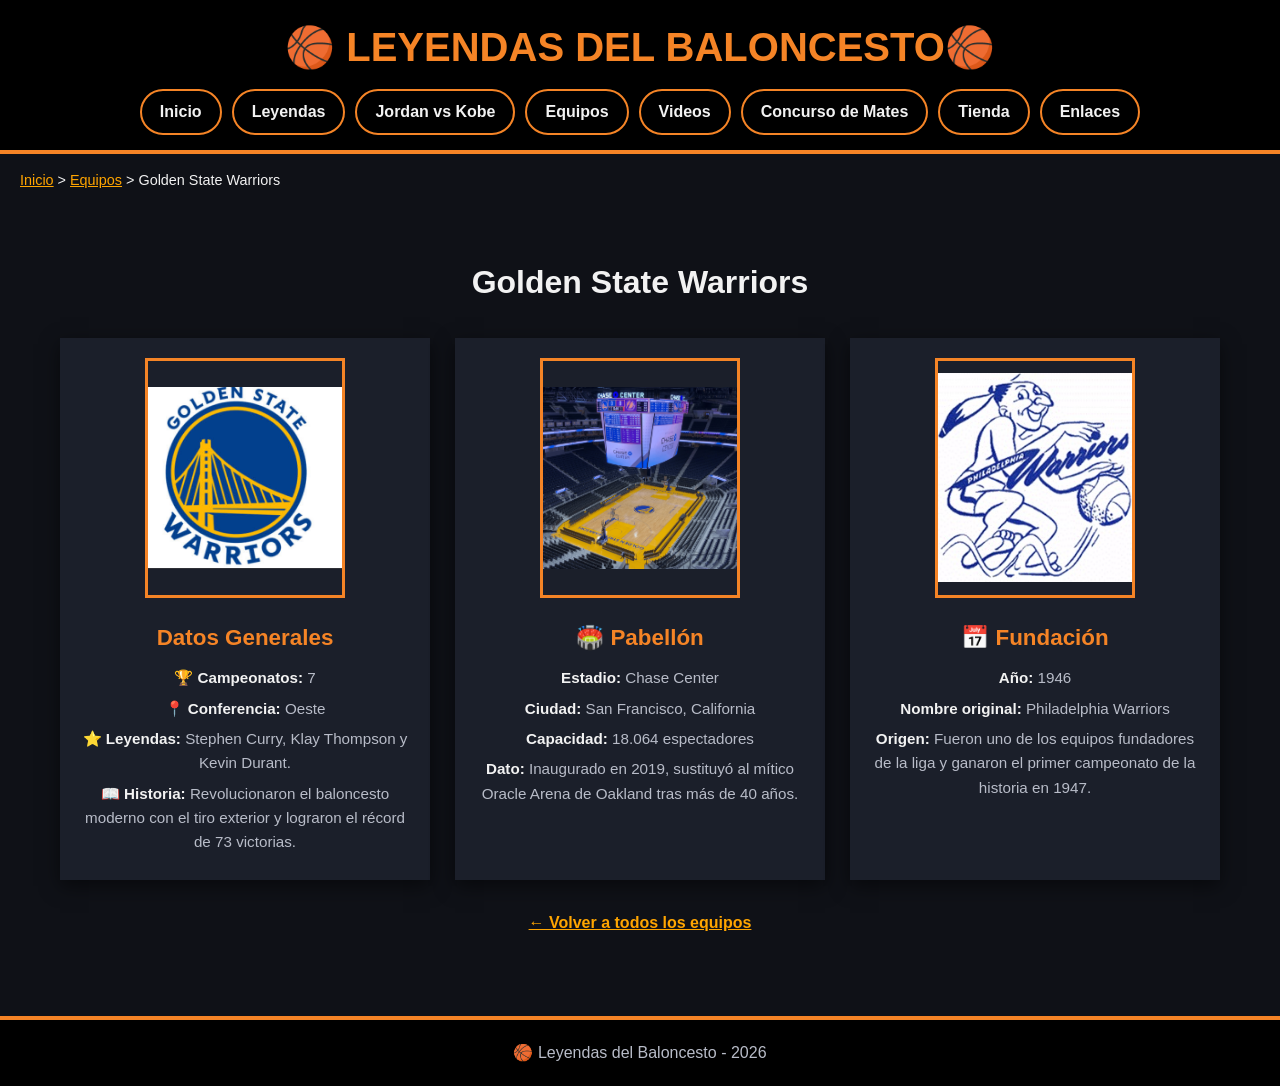
<file: warriors.html>
<!DOCTYPE html>
<html lang="es">
<head>
    <meta charset="UTF-8">
    <meta name="viewport" content="width=device-width, initial-scale=1.0">
    <title>Golden State Warriors - 👑Court Legends🏀</title>
    <link rel="icon" type="image/x-icon" href="favicon.ico">
    <link rel="stylesheet" href="estilos.css">
</head>
<body>

<header>
    <h1>🏀 Leyendas del Baloncesto🏀</h1>
    <nav>
        <a href="index.html">Inicio</a>
        <a href="index.html#leyendas">Leyendas</a>
        <a href="index.html#comparacion">Jordan vs Kobe</a>
        <a href="Equipos.html">Equipos</a>
        <a href="Videos.html">Videos</a>
        <a href="Mejores Mates.html">Concurso de Mates</a>
        <a href="tienda.html">Tienda</a>
        <a href="Enlaces.html">Enlaces</a>
    </nav>
</header>

<div aria-label="Breadcrumb" style="padding: 15px 20px; font-size: 0.9rem;">
    <a href="index.html" style="color: orange;">Inicio</a> &gt; 
    <a href="Equipos.html" style="color: orange;">Equipos</a> &gt; 
    <span>Golden State Warriors</span>
</div>

<section id="detalle-equipo">
    <h2>Golden State Warriors</h2>

    <div class="jugadores">
        
        <article>
            <img src="Warriors.png" alt="Golden State Warriors" width="150">
            <h3>Datos Generales</h3>
            <p>🏆 <b>Campeonatos:</b> 7</p>
            <p>📍 <b>Conferencia:</b> Oeste</p>
            <p>⭐ <b>Leyendas:</b> Stephen Curry, Klay Thompson y Kevin Durant.</p>
            <p>📖 <b>Historia:</b> Revolucionaron el baloncesto moderno con el tiro exterior y lograron el récord de 73 victorias.</p>
        </article>

        <article>
            <img src="Pabellón warriors.png" alt="Chase Center" width="200">
            <h3>🏟️ Pabellón</h3>
            <p><b>Estadio:</b> Chase Center</p>
            <p><b>Ciudad:</b> San Francisco, California</p>
            <p><b>Capacidad:</b> 18.064 espectadores</p>
            <p><b>Dato:</b> Inaugurado en 2019, sustituyó al mítico Oracle Arena de Oakland tras más de 40 años.</p>
        </article>

        
        <article>
            <img src="Logo Fundacion warriors.png" alt="Philadelphia Warriors" width="150">
            <h3>📅 Fundación</h3>
            <p><b>Año:</b> 1946</p>
            <p><b>Nombre original:</b> Philadelphia Warriors</p>
            <p><b>Origen:</b> Fueron uno de los equipos fundadores de la liga y ganaron el primer campeonato de la historia en 1947.</p>
        </article>
    </div>

    <div style="text-align: center; margin: 30px 0;">
        <a href="Equipos.html" style="color: orange; font-weight: bold;">← Volver a todos los equipos</a>
    </div>
</section>

<footer>
    <p>🏀 Leyendas del Baloncesto - 2026</p>
</footer>

</body>
</html>
</file>
<file: estilos.css>
:root {
    --naranja: #f58426;
    --fondo: #0f1117;
    --tarjeta: #1b1f2a;
    --texto: #f2f2f2;
    --texto-suave: #b8bcc8;
}

* {
    box-sizing: border-box;
}

html {
    scroll-behavior: smooth;
}

body {
    margin: 0;
    font-family: "Segoe UI", Roboto, Arial, sans-serif;
    background: var(--fondo);
    color: var(--texto);
    line-height: 1.6;
}

/* Cabecera */
header {
    position: sticky;
    top: 0;
    z-index: 10;
    background: #000;
    border-bottom: 4px solid var(--naranja);
    text-align: center;
    padding: 15px 10px;
}

h1 {
    margin: 0 0 10px;
    font-size: clamp(1.5rem, 4vw, 2.5rem);
    text-transform: uppercase;
    color: var(--naranja);
}

nav {
    display: flex;
    justify-content: center;
    gap: 10px;
    flex-wrap: wrap;
}

nav a {
    color: var(--texto);
    text-decoration: none;
    padding: 8px 18px;
    border: 2px solid var(--naranja);
    border-radius: 999px;
    font-weight: 600;
    transition: 0.2s;
}

nav a:hover {
    background: var(--naranja);
    color: #000;
}

/* Secciones */
section {
    max-width: 1200px;
    margin: 0 auto;
    padding: 50px 20px;
    scroll-margin-top: 110px;
}

h2 {
    text-align: center;
    font-size: 2rem;
    margin: 0 0 30px;
}

/* Tarjetas */
.jugadores {
    display: grid;
    grid-template-columns: repeat(auto-fit, minmax(250px, 1fr));
    gap: 25px;
}

article {
    background: var(--tarjeta);
    border-radius: 0; /* Esquinas en punta */
    padding: 20px;
    text-align: center;
    box-shadow: 0 6px 18px rgba(0, 0, 0, 0.5);
    transition: transform 0.25s, box-shadow 0.25s;
}

article:hover {
    transform: translateY(-8px);
    box-shadow: 0 12px 28px rgba(245, 132, 38, 0.35);
}

article img,
.comparacion img {
    width: 100%;
    max-width: 200px;
    height: 240px;
    object-fit: contain; /* Evita que la imagen se corte y se vea entera */
    background-color: var(--tarjeta); /* Fondo de apoyo por si queda espacio */
    border-radius: 0;
    border: 3px solid var(--naranja);
}

h3 {
    margin: 15px 0 10px;
    font-size: 1.4rem;
    color: var(--naranja);
}

article p {
    margin: 6px 0;
    font-size: 0.95rem;
    color: var(--texto-suave);
}

article p b {
    color: var(--texto);
}

/* Comparación */
.comparacion {
    display: flex;
    align-items: center;
    justify-content: center;
    gap: 30px;
    flex-wrap: wrap;
}

.comparacion > div {
    background: var(--tarjeta);
    border-radius: 0; /* Esquinas en punta también para la comparativa */
    padding: 25px;
    text-align: center;
    min-width: 260px;
    box-shadow: 0 6px 18px rgba(0, 0, 0, 0.5);
}

.comparacion p {
    margin: 8px 0;
    padding: 8px 12px;
    background: rgba(255, 255, 255, 0.05);
    border-radius: 8px;
}

.comparacion b {
    color: var(--naranja);
}

.comparacion h2 {
    margin: 0;
    font-size: 3rem;
    color: var(--naranja);
}

/* Pie */
footer {
    background: #000;
    border-top: 4px solid var(--naranja);
    text-align: center;
    padding: 20px;
}

footer p {
    margin: 0;
    color: var(--texto-suave);
}
</file>
